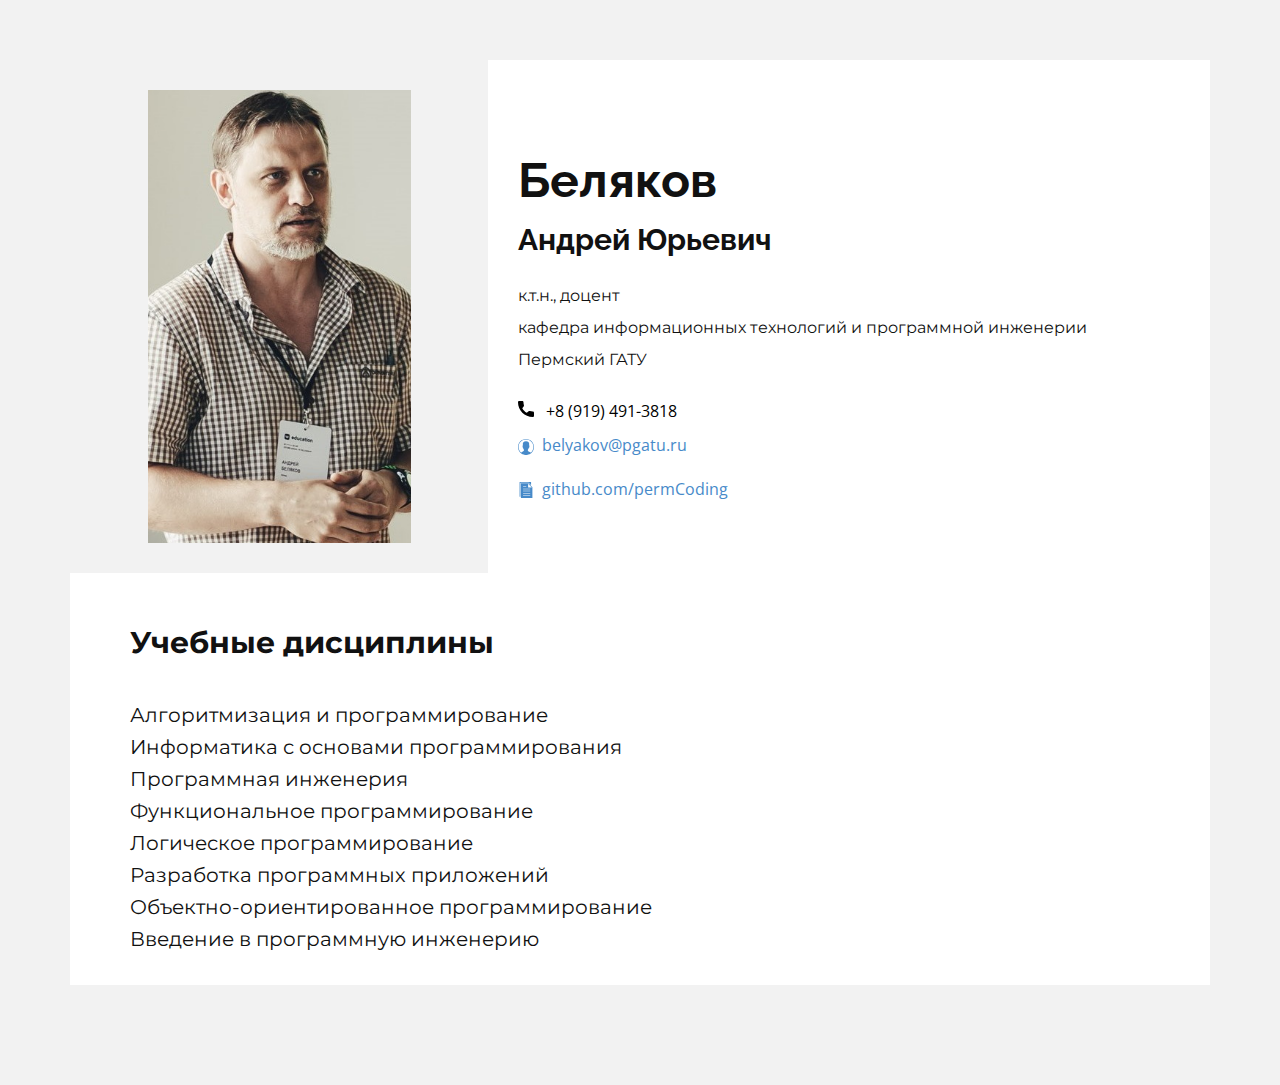
<file: index.htm>
<!DOCTYPE html>

<html style="font-size: 16px;">
  <head>
    <meta name="viewport" content="width=device-width, initial-scale=1.0">
    <meta charset="utf-8">
    <meta name="page_type" content="np-template-header-footer-from-plugin">
    <title>About Me</title>
    <link rel="stylesheet" href="nicepage.css" media="screen">
    <link rel="stylesheet" href="index.css" media="screen">
    
    <meta name="generator" content="Nicepage 4.1.0, nicepage.com">
    <link id="u-theme-google-font" rel="stylesheet" href="https://fonts.googleapis.com/css?family=Roboto:100,100i,300,300i,400,400i,500,500i,700,700i,900,900i|Open+Sans:300,300i,400,400i,600,600i,700,700i,800,800i">
    <link id="u-page-google-font" rel="stylesheet" href="https://fonts.googleapis.com/css?family=Raleway:100,100i,200,200i,300,300i,400,400i,500,500i,600,600i,700,700i,800,800i,900,900i|Montserrat:100,100i,200,200i,300,300i,400,400i,500,500i,600,600i,700,700i,800,800i,900,900i">
    
    <meta name="theme-color" content="#478ac9">
    <meta property="og:title" content="index">
    <meta property="og:type" content="website">
  </head>

  <body class="u-body">
    
    <section class="u-clearfix u-grey-5 u-section-1" id="carousel_06e2">
      <div class="u-clearfix u-sheet u-sheet-1">
        <div class="u-clearfix u-expanded-width u-gutter-0 u-layout-wrap u-layout-wrap-1">
          <div class="u-layout">
            <div class="u-layout-col">
              <div class="u-size-30">
                <div class="u-layout-row">
                  <div class="u-align-center u-container-style u-layout-cell u-size-22-xl u-size-25-lg u-size-27-md u-size-27-sm u-size-27-xs u-layout-cell-1">
                    <div class="u-container-layout u-valign-top u-container-layout-1">
                      <img class="u-image u-image-default u-image-1" src="images/avatar.jpg" alt="" data-image-width="499" data-image-height="619">
                    </div>
                  </div>
                  <div class="u-container-style u-layout-cell u-size-33-md u-size-33-sm u-size-33-xs u-size-35-lg u-size-38-xl u-white u-layout-cell-2">
                    <div class="u-container-layout u-container-layout-2">
                      <h2 class="u-custom-font u-font-raleway u-text u-text-default u-text-1">Беляков&nbsp;&nbsp;<br>
                        <span style="font-size: 1.875rem;">Андрей Юрьевич</span>
                      </h2>
                      <p class="u-align-left u-custom-font u-font-montserrat u-text u-text-2">к.т.н., доцент<br>кафедра информационных технологий и программной инженерии<br>Пермский ГАТУ
                      </p>
                      <br>

                      <span class="u-icon u-icon-1">
                        <svg class="u-svg-content" viewBox="0 0 405.333 405.333" x="0px" y="0px" style="width: 1em; height: 1em;">
                          <path d="M373.333,266.88c-25.003,0-49.493-3.904-72.704-11.563c-11.328-3.904-24.192-0.896-31.637,6.699l-46.016,34.752    c-52.8-28.181-86.592-61.952-114.389-114.368l33.813-44.928c8.512-8.512,11.563-20.971,7.915-32.64    C142.592,81.472,138.667,56.96,138.667,32c0-17.643-14.357-32-32-32H32C14.357,0,0,14.357,0,32    c0,205.845,167.488,373.333,373.333,373.333c17.643,0,32-14.357,32-32V298.88C405.333,281.237,390.976,266.88,373.333,266.88z">

                          </path>
                        </svg>
                        <img>
                        &nbsp;+8 (919) 491-3818
                      </span>

                      <a href="mailto:belyakov@pgatu.ru?subject=Со страницы About Me" class="u-border-1 u-border-active-palette-2-base u-border-hover-palette-1-base u-btn u-button-style u-none u-text-palette-1-base u-btn-2"><span class="u-icon u-icon-2"><svg class="u-svg-content" viewBox="0 0 55 55" x="0px" y="0px" style="width: 1em; height: 1em;"><path d="M55,27.5C55,12.337,42.663,0,27.5,0S0,12.337,0,27.5c0,8.009,3.444,15.228,8.926,20.258l-0.026,0.023l0.892,0.752
	c0.058,0.049,0.121,0.089,0.179,0.137c0.474,0.393,0.965,0.766,1.465,1.127c0.162,0.117,0.324,0.234,0.489,0.348
	c0.534,0.368,1.082,0.717,1.642,1.048c0.122,0.072,0.245,0.142,0.368,0.212c0.613,0.349,1.239,0.678,1.88,0.98
	c0.047,0.022,0.095,0.042,0.142,0.064c2.089,0.971,4.319,1.684,6.651,2.105c0.061,0.011,0.122,0.022,0.184,0.033
	c0.724,0.125,1.456,0.225,2.197,0.292c0.09,0.008,0.18,0.013,0.271,0.021C25.998,54.961,26.744,55,27.5,55
	c0.749,0,1.488-0.039,2.222-0.098c0.093-0.008,0.186-0.013,0.279-0.021c0.735-0.067,1.461-0.164,2.178-0.287
	c0.062-0.011,0.125-0.022,0.187-0.034c2.297-0.412,4.495-1.109,6.557-2.055c0.076-0.035,0.153-0.068,0.229-0.104
	c0.617-0.29,1.22-0.603,1.811-0.936c0.147-0.083,0.293-0.167,0.439-0.253c0.538-0.317,1.067-0.648,1.581-1
	c0.185-0.126,0.366-0.259,0.549-0.391c0.439-0.316,0.87-0.642,1.289-0.983c0.093-0.075,0.193-0.14,0.284-0.217l0.915-0.764
	l-0.027-0.023C51.523,42.802,55,35.55,55,27.5z M2,27.5C2,13.439,13.439,2,27.5,2S53,13.439,53,27.5
	c0,7.577-3.325,14.389-8.589,19.063c-0.294-0.203-0.59-0.385-0.893-0.537l-8.467-4.233c-0.76-0.38-1.232-1.144-1.232-1.993v-2.957
	c0.196-0.242,0.403-0.516,0.617-0.817c1.096-1.548,1.975-3.27,2.616-5.123c1.267-0.602,2.085-1.864,2.085-3.289v-3.545
	c0-0.867-0.318-1.708-0.887-2.369v-4.667c0.052-0.52,0.236-3.448-1.883-5.864C34.524,9.065,31.541,8,27.5,8
	s-7.024,1.065-8.867,3.168c-2.119,2.416-1.935,5.346-1.883,5.864v4.667c-0.568,0.661-0.887,1.502-0.887,2.369v3.545
	c0,1.101,0.494,2.128,1.34,2.821c0.81,3.173,2.477,5.575,3.093,6.389v2.894c0,0.816-0.445,1.566-1.162,1.958l-7.907,4.313
	c-0.252,0.137-0.502,0.297-0.752,0.476C5.276,41.792,2,35.022,2,27.5z"></path></svg><img></span>&nbsp; belyakov@pgatu.ru
                      </a>
                      <a href="https://github.com/permCoding/" class="u-border-1 u-border-active-palette-2-base u-border-hover-palette-1-base u-btn u-button-style u-none u-text-palette-1-base u-btn-3" target="_blank"><span class="u-icon u-icon-3"><svg class="u-svg-content" viewBox="0 0 60 60" x="0px" y="0px" style="width: 1em; height: 1em;"><g><polygon points="49,12 49,0 6,0 6,55 9,55 9,3 40,3 	"></polygon><path d="M39.414,5H11v55h43V19.586L39.414,5z M20,17h10c0.552,0,1,0.447,1,1s-0.448,1-1,1H20c-0.552,0-1-0.447-1-1S19.448,17,20,17
		z M45,51H20c-0.552,0-1-0.447-1-1s0.448-1,1-1h25c0.552,0,1,0.447,1,1S45.552,51,45,51z M45,43H20c-0.552,0-1-0.447-1-1
		s0.448-1,1-1h25c0.552,0,1,0.447,1,1S45.552,43,45,43z M45,35H20c-0.552,0-1-0.447-1-1s0.448-1,1-1h25c0.552,0,1,0.447,1,1
		S45.552,35,45,35z M45,27H20c-0.552,0-1-0.447-1-1s0.448-1,1-1h25c0.552,0,1,0.447,1,1S45.552,27,45,27z M38,21V7l14,14H38z"></path>
</g></svg><img></span>&nbsp; github.com/permCoding
                      </a>
                    </div>
                  </div>
                </div>
              </div>
              <div class="u-size-30">
                <div class="u-layout-row">
                  <div class="u-align-justify u-container-style u-layout-cell u-size-60 u-white u-layout-cell-3">
                    <div class="u-container-layout u-valign-middle u-container-layout-3">
                      <p class="u-custom-font u-font-montserrat u-text u-text-3">
                        <span style="font-weight: 700; font-size: 1.875rem;">Учебные дисциплины</span>
                        <br>
                        <br>Алгоритмизация и программирование&nbsp;
                        <br>Информатика с основами программирования&nbsp;
                        <br>Программная инженерия&nbsp;
                        <br>Функциональное программирование&nbsp;
                        <br>Логическое программирование&nbsp;
                        <br>Разработка программных приложений&nbsp;
                        <br>Объектно-ориентированное программирование&nbsp;
                        <br>Введение в программную инженерию
                      </p>
                    </div>
                  </div>
                </div>
              </div>
            </div>
          </div>
        </div>
      </div>
    </section>

  </body>
</html>
</file>
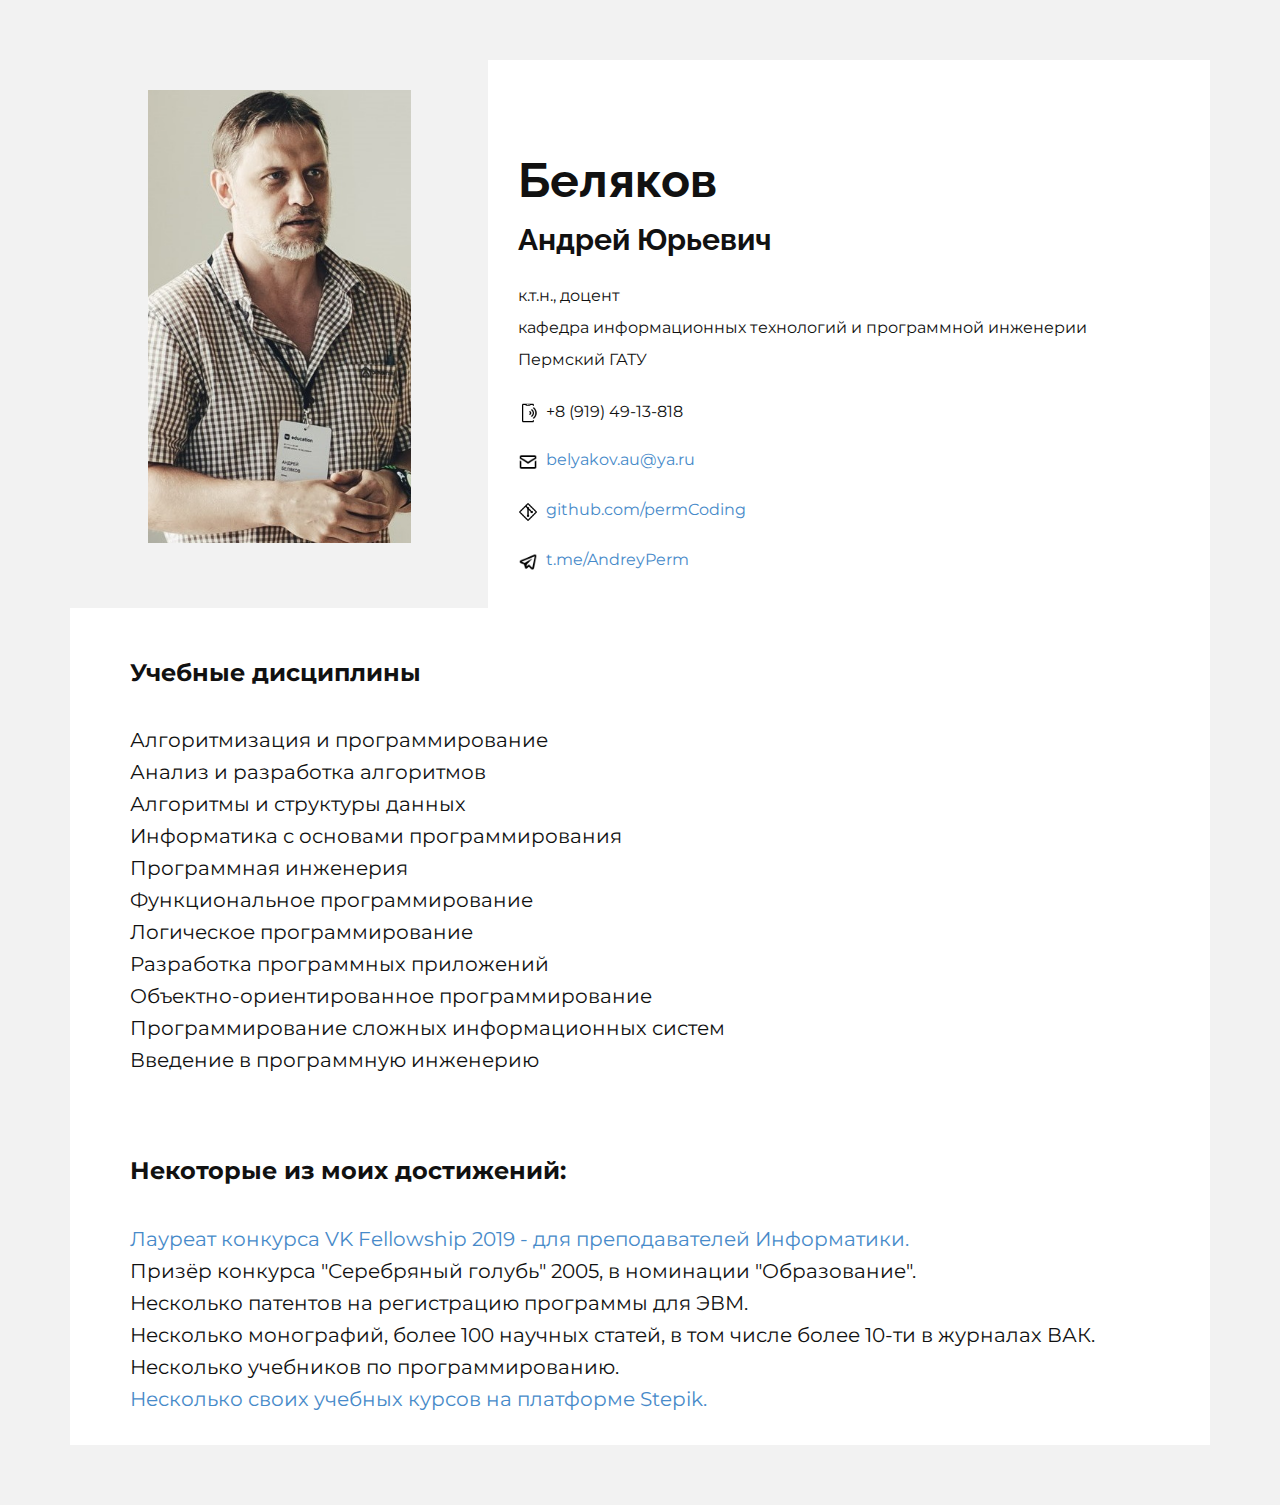
<file: index.html>
<!DOCTYPE html>

<html style="font-size: 16px;">
  <head>
    <meta name="viewport" content="width=device-width, initial-scale=1.0">
    <meta charset="utf-8">
    <meta name="page_type" content="np-template-header-footer-from-plugin">
    <title>About Me</title>
    <link rel="shortcut icon" href="favicon.ico">
    
    <link rel="stylesheet" href="about.css" media="screen">
    <link rel="stylesheet" href="index.css" media="screen">
    
    <link id="u-theme-google-font" rel="stylesheet" href="https://fonts.googleapis.com/css?family=Roboto:100,100i,300,300i,400,400i,500,500i,700,700i,900,900i|Open+Sans:300,300i,400,400i,600,600i,700,700i,800,800i">
    <link id="u-page-google-font" rel="stylesheet" href="https://fonts.googleapis.com/css?family=Raleway:100,100i,200,200i,300,300i,400,400i,500,500i,600,600i,700,700i,800,800i,900,900i|Montserrat:100,100i,200,200i,300,300i,400,400i,500,500i,600,600i,700,700i,800,800i,900,900i">
    
    <meta name="theme-color" content="#478ac9">
    <meta property="og:title" content="index">
    <meta property="og:type" content="website">
  </head>

  <body class="u-body">
    
    <section class="u-clearfix u-grey-5 u-section-1" id="carousel_06e2">
      <div class="u-clearfix u-sheet u-sheet-1">
        <div class="u-clearfix u-expanded-width u-gutter-0 u-layout-wrap u-layout-wrap-1">
          <div class="u-layout">
            <div class="u-layout-col">
              
              <div class="u-size-30">
                <div class="u-layout-row">

                  <div class="u-align-center u-container-style u-layout-cell u-size-22-xl u-size-25-lg u-size-27-md u-size-27-sm u-size-27-xs u-layout-cell-1">
                    <div class="u-container-layout u-valign-top u-container-layout-1">
                      <img class="u-image u-image-default u-image-1" src="images/avatar.jpg" alt="" data-image-width="499" data-image-height="619">
                    </div>
                  </div>
                  
                  <div class="u-container-style u-layout-cell u-size-33-md u-size-33-sm u-size-33-xs u-size-35-lg u-size-38-xl u-white u-layout-cell-2">
                    <div class="u-container-layout u-container-layout-2">

                      <h2 class="u-custom-font u-font-raleway u-text u-text-default u-text-1">Беляков&nbsp;&nbsp;<br>
                        <span style="font-size: 1.875rem;">Андрей Юрьевич</span>
                      </h2>

                      <p class="u-align-left u-custom-font u-font-montserrat u-text u-text-2">
                        к.т.н., доцент<br>кафедра информационных технологий и программной инженерии<br>Пермский ГАТУ
                      </p>

                      <p class="u-align-left u-custom-font u-font-montserrat u-text u-text-2">

                        <span class="u-icon u-icon-1">
                          <img style="vertical-align: middle" src="./images/icons-phone-30.png" height="20">
                        </span>
                        &nbsp;+8 (919) 49-13-818
                      
                      <br>
                      
                      <a href="mailto:belyakov.au@ya.ru?subject=Со страницы About Me" class="u-border-1 u-border-active-palette-2-base u-border-hover-palette-1-base u-btn u-button-style u-none u-text-palette-1-base u-btn-2">                        
                        <span class="u-icon u-icon-2">                        
                          <img style="vertical-align: middle" src="./images/icons-email-24.png" height="20">
                        </span>                        
                        &nbsp;belyakov.au@ya.ru
                      </a>

                      <br>

                      <a href="https://github.com/permCoding/" class="u-border-1 u-border-active-palette-2-base u-border-hover-palette-1-base u-btn u-button-style u-none u-text-palette-1-base u-btn-2">                        
                        <span class="u-icon u-icon-2">                        
                          <img style="vertical-align: middle" src="./images/icons-git-32.png" height="20">
                        </span>
                        &nbsp;github.com/permCoding
                      </a>

                      <br>
                      
                      <a href="https://t.me/AndreyPerm" class="u-border-1 u-border-active-palette-2-base u-border-hover-palette-1-base u-btn u-button-style u-none u-text-palette-1-base u-btn-2">                        
                        <span class="u-icon u-icon-2">                        
                          <img style="vertical-align: middle" src="./images/icons-telegram-24.png" height="20">
                        </span>
                        &nbsp;t.me/AndreyPerm
                      </a>

                    </p>
                    
                    </div>
                  </div>
                </div>
              </div>
              
              <div class="u-size-30">
                <div class="u-layout-row">
                  <div class="u-align-justify u-container-style u-layout-cell u-size-60 u-white u-layout-cell-3">
                    <div class="u-container-layout u-valign-middle u-container-layout-3">
                      <p class="u-custom-font u-font-montserrat u-text u-text-3">
                        <span style="font-weight: 700; font-size: 1.5rem;">Учебные дисциплины</span>
                        <br>
                        <br>Алгоритмизация и программирование&nbsp;
                        <br>Анализ и разработка алгоритмов&nbsp;
                        <br>Алгоритмы и структуры данных&nbsp;
                        <br>Информатика с основами программирования&nbsp;
                        <br>Программная инженерия&nbsp;
                        <br>Функциональное программирование&nbsp;
                        <br>Логическое программирование&nbsp;
                        <br>Разработка программных приложений&nbsp;
                        <br>Объектно-ориентированное программирование&nbsp;
                        <br>Программирование сложных информационных систем&nbsp;
                        <br>Введение в программную инженерию
                      </p>
                    </div>
                  </div>
                </div>
              </div>

              <div class="u-size-30">
                <div class="u-layout-row">
                  <div class="u-align-justify u-container-style u-layout-cell u-size-60 u-white u-layout-cell-3">
                    <div class="u-container-layout u-valign-middle u-container-layout-3">
                      <p class="u-custom-font u-font-montserrat u-text u-text-3">
                        <span style="font-weight: 700; font-size: 1.5rem;">Некоторые из моих достижений:</span>
                        <br>
                        <br> <a href="https://vk.com/press/fellowship2019-results">Лауреат конкурса VK Fellowship 2019 - для преподавателей Информатики. </a>&nbsp;
                        <br>Призёр конкурса "Серебряный голубь" 2005, в номинации "Образование". &nbsp;
                        <br>Несколько патентов на регистрацию программы для ЭВМ. &nbsp;
                        <br>Несколько монографий, более 100 научных статей, в том числе более 10-ти в журналах ВАК. &nbsp;
                        <br>Несколько учебников по программированию. &nbsp;
						<br><a href="https://stepik.org/users/98689045/teach">Несколько своих учебных курсов на платформе Stepik.</a>&nbsp;
                      </p>
                    </div>
                  </div>
                </div>
              </div>

          </div>
        </div>
      </div>
    </section>

  </body>
</html>
</file>
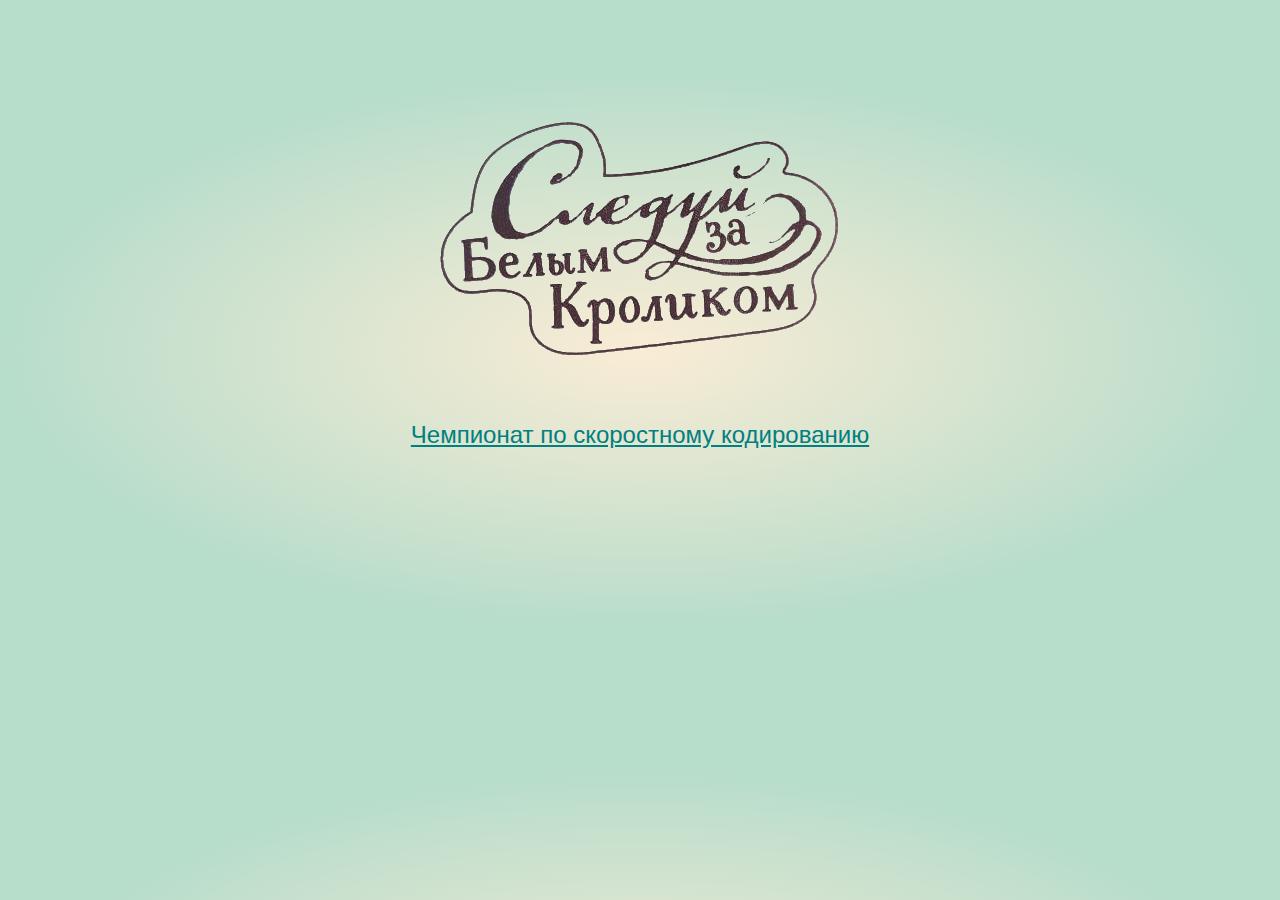
<file: old/index.html>
<!DOCTYPE html>

<html lang="ru">
<head>
  <meta http-equiv="Content-Type" content="text/html; charset=UTF-8">
  <link rel="shortcut icon" href="./images/favicon.ico">
  <title>сoding</title>
  <link rel="stylesheet" href="./css/style.css">
</head>

<body>
  <div>
      <br><br><br><br>
      <a href="https://pCoding.ru/">
        <img src="./images/rabbit.png" width="400" height="250" alt="pCoding">
      </a>
      <br><br>
      <p><a href="./sc/02/index.html">Чемпионат по скоростному кодированию</a></p>
      <br><br><br><br><br><br><br><br>
  </div>
</body>

</html>
</file>
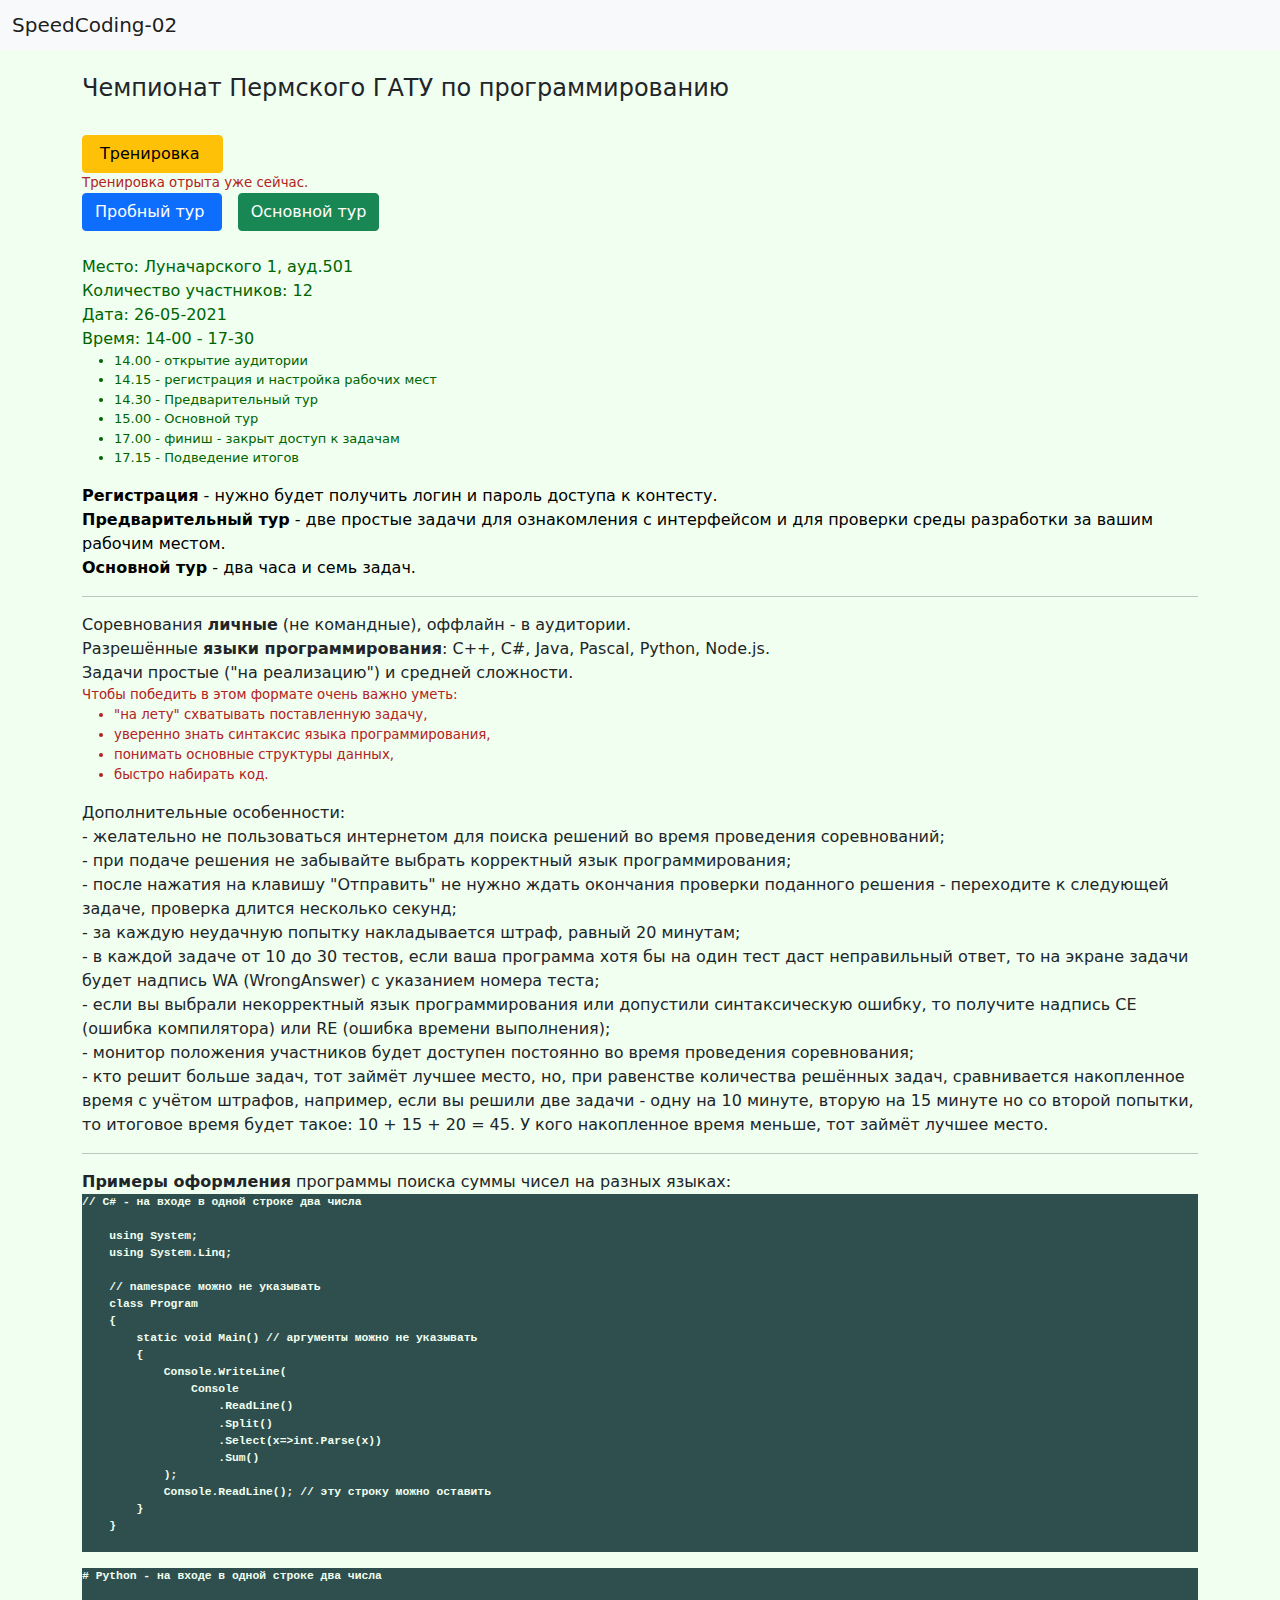
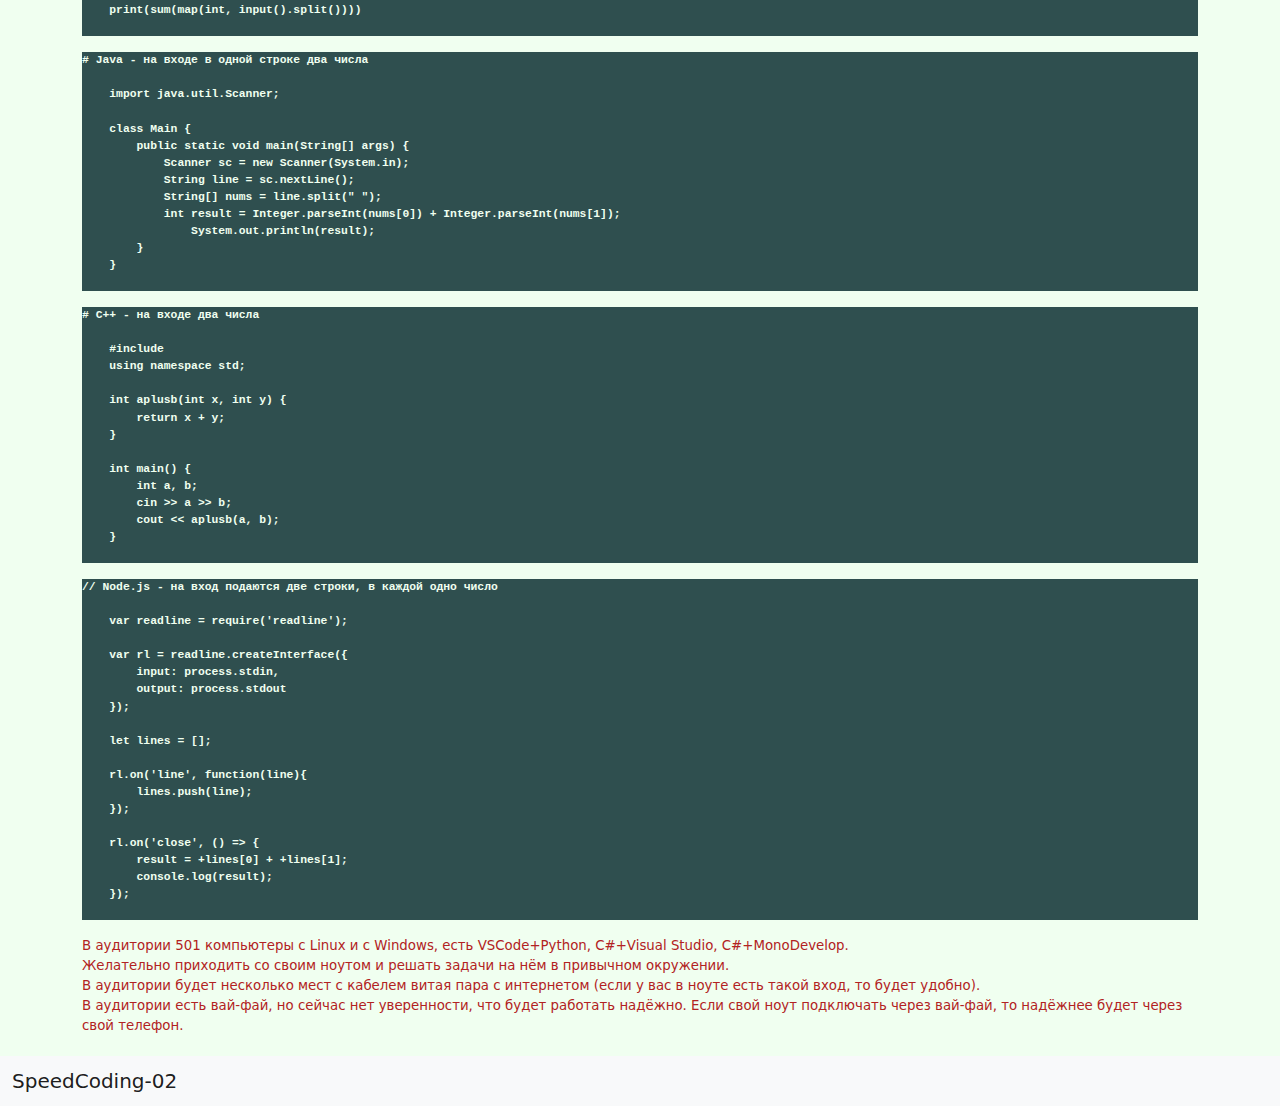
<file: sc/02/index.html>
<!DOCTYPE html>
<html lang="ru">
<head>
    <meta charset="UTF-8">
    <meta http-equiv="X-UA-Compatible" content="IE=edge">
    <meta name="viewport" content="width=device-width, initial-scale=1.0">
    <title>SpeedCoding-02</title>
    <link rel="shortcut icon" href="favicon.ico">
    <link rel="stylesheet" href="css/bootstrap.min.css">
    <link rel="stylesheet" href="css/style.css">
</head>
<body>
    <header>
        <nav class="navbar navbar-expand-lg navbar-light bg-light">
            <div class="container-fluid">
                <a class="navbar-brand mb-0 h1">SpeedCoding-02</a>
            </div>
        </nav>
    </header>

    <section>
        <div class="container">
            <div class="row">
                <div class="col">
                    <br>
                    <h4>Чемпионат Пермского ГАТУ по программированию</h4>
                    <br>
                    <a href="https://contest.yandex.ru/contest/20673/" target="_blank"><button type="button" class="btn btn-warning">&nbsp;Тренировка&nbsp;&nbsp;</button></a> &nbsp;
                </div>
                <div class="comment">
                    Тренировка отрыта уже сейчас. <br>
                </div>
                <div class="col">
                    <a href="https://official.contest.yandex.ru/contest/27283/" target="_blank"><button type="button" class="btn btn-primary">Пробный тур&nbsp;</button></a> &nbsp;
                    <a href="https://official.contest.yandex.ru/contest/27289/" target="_blank"><button type="button" class="btn btn-success">Основной тур</button></a>
                </div>

            </div>
        </div>
    </section>
    
    <section>
        <div class="container">
            <div class="row">
                <div class="col xdata">
                    <br>
                    Место: Луначарского 1, ауд.501 <br>
                    Количество участников: 12 <br>
                    Дата: 26-05-2021  <br>
                    Время: 14-00 - 17-30 <br>
                </div>
                <div class="row">
                    <div class="col xlist">
                        <ul>
                            <li>14.00 - открытие аудитории  </li>
                            <li>14.15 - регистрация и настройка рабочих мест  </li>
                            <li>14.30 - Предварительный тур  </li>
                            <li>15.00 - Основной тур  </li>
                            <li>17.00 - финиш - закрыт доступ к задачам  </li>
                            <li>17.15 - Подведение итогов  </li>
                        </ul>
                    </div>
                </div>
            </div>
            <div class="text">
                <b>Регистрация</b> - нужно будет получить логин и пароль доступа к контесту.
            </div>        
            <div class="text">
                <b>Предварительный тур</b> - две простые задачи для ознакомления с интерфейсом и для проверки среды разработки за вашим рабочим местом.
            </div>
            <div class="text">
                <b>Основной тур</b> - два часа и семь задач.
            </div>
    
            <hr>

            <div class="row">
                <div class="col text-small">
                    Соревнования <b>личные</b> (не командные), оффлайн - в аудитории. <br>
                    Разрешённые <b>языки программирования</b>: C++, C#, Java, Pascal, Python, Node.js.<br>
                    Задачи простые ("на реализацию") и средней сложности. <br>
                    
                </div>
                <div class="comment">
                    Чтобы победить в этом формате очень важно уметь:   <br>
                    <ul>
                        <li>"на лету" схватывать поставленную задачу,</li>
                        <li>уверенно знать синтаксис языка программирования,</li>
                        <li>понимать основные структуры данных,</li>
                        <li>быстро набирать код.</li>
                    </ul>
                </div>

                <div class="col text-small">
                    Дополнительные особенности:  
                    <br>- желательно не пользоваться интернетом для поиска решений во время проведения соревнований;  
                    <br>- при подаче решения не забывайте выбрать корректный язык программирования;  
                    <br>- после нажатия на клавишу "Отправить" не нужно ждать окончания проверки поданного решения - переходите к следующей задаче, проверка длится несколько секунд;  
                    <br>- за каждую неудачную попытку накладывается штраф, равный 20 минутам;  
                    <br>- в каждой задаче от 10 до 30 тестов, если ваша программа хотя бы на один тест даст неправильный ответ, то на экране задачи будет надпись WA (WrongAnswer) с указанием номера теста;  
                    <br>- если вы выбрали некорректный язык программирования или допустили синтаксическую ошибку, то получите надпись CE (ошибка компилятора) или RE (ошибка времени выполнения);  
                    <br>- монитор положения участников будет доступен постоянно во время проведения соревнования;  
                    <br>- кто решит больше задач, тот займёт лучшее место, но, при равенстве количества решённых задач, сравнивается накопленное время с учётом штрафов, например, если вы решили две задачи - одну на 10 минуте, вторую на 15 минуте но со второй попытки, то итоговое время будет такое: 10 + 15 + 20 = 45. У кого накопленное время меньше, тот займёт лучшее место.  
                    
                </div>
            </div>
        </div>
    </section>
    
    <section>
        <div class="container">
            <hr>
            <b>Примеры оформления</b> программы поиска суммы чисел на разных языках: <br>
            <div class="xcode">
            <pre><code>// C# - на входе в одной строке два числа

    using System;
    using System.Linq;

    // namespace можно не указывать
    class Program
    {
        static void Main() // аргументы можно не указывать
        {
            Console.WriteLine(
                Console
                    .ReadLine()
                    .Split()
                    .Select(x=>int.Parse(x))
                    .Sum()
            );
            Console.ReadLine(); // эту строку можно оставить
        }
    }
                </code></pre>            
            </div>

            <div class="xcode">
        <pre><code># Python - на входе в одной строке два числа

    print(sum(map(int, input().split())))
        </code></pre>
        </div>


            <div class="xcode">
        <pre><code># Java - на входе в одной строке два числа

    import java.util.Scanner;

    class Main {
        public static void main(String[] args) {
            Scanner sc = new Scanner(System.in);
            String line = sc.nextLine();
            String[] nums = line.split(" ");
            int result = Integer.parseInt(nums[0]) + Integer.parseInt(nums[1]);
	        System.out.println(result);
        } 
    }
        </code></pre>
        </div>

            <div class="xcode">
        <pre><code># C++ - на входе два числа

    #include <iostream>
    using namespace std;

    int aplusb(int x, int y) {
        return x + y;
    }

    int main() {
        int a, b;
        cin >> a >> b;
        cout << aplusb(a, b);
    }
        </code></pre>
        </div>

        <div class="xcode">
            <pre><code>// Node.js - на вход подаются две строки, в каждой одно число

    var readline = require('readline');

    var rl = readline.createInterface({
        input: process.stdin,
        output: process.stdout
    });
    
    let lines = [];
    
    rl.on('line', function(line){
        lines.push(line);
    });
    
    rl.on('close', () => {
        result = +lines[0] + +lines[1];
        console.log(result);
    });
            </code></pre>
        </div>

        </div>
    </section>

    <section>
        <div class="container">
            <div class="row">
                <div class="comment">
                    В аудитории 501 компьютеры с Linux и с Windows, есть VSCode+Python, C#+Visual Studio, C#+MonoDevelop. <br>
                    Желательно приходить со своим ноутом и решать задачи на нём в привычном окружении. <br>
                    В аудитории будет несколько мест с кабелем витая пара с интернетом (если у вас в ноуте есть такой вход, то будет удобно). <br>
                    В аудитории есть вай-фай, но сейчас нет уверенности, что будет работать надёжно. Если свой ноут подключать через вай-фай, то надёжнее будет через свой телефон. <br>
                    <br>
                </div>
            </div>
        </div>
    </section>

    <footer>
        <nav class="navbar navbar-expand-lg navbar-light bg-light">
            <div class="container-fluid">
                <a class="navbar-brand mb-0 h1">SpeedCoding-02</a>
            </div>
        </nav>
    </footer>
</body>
</html>
</file>
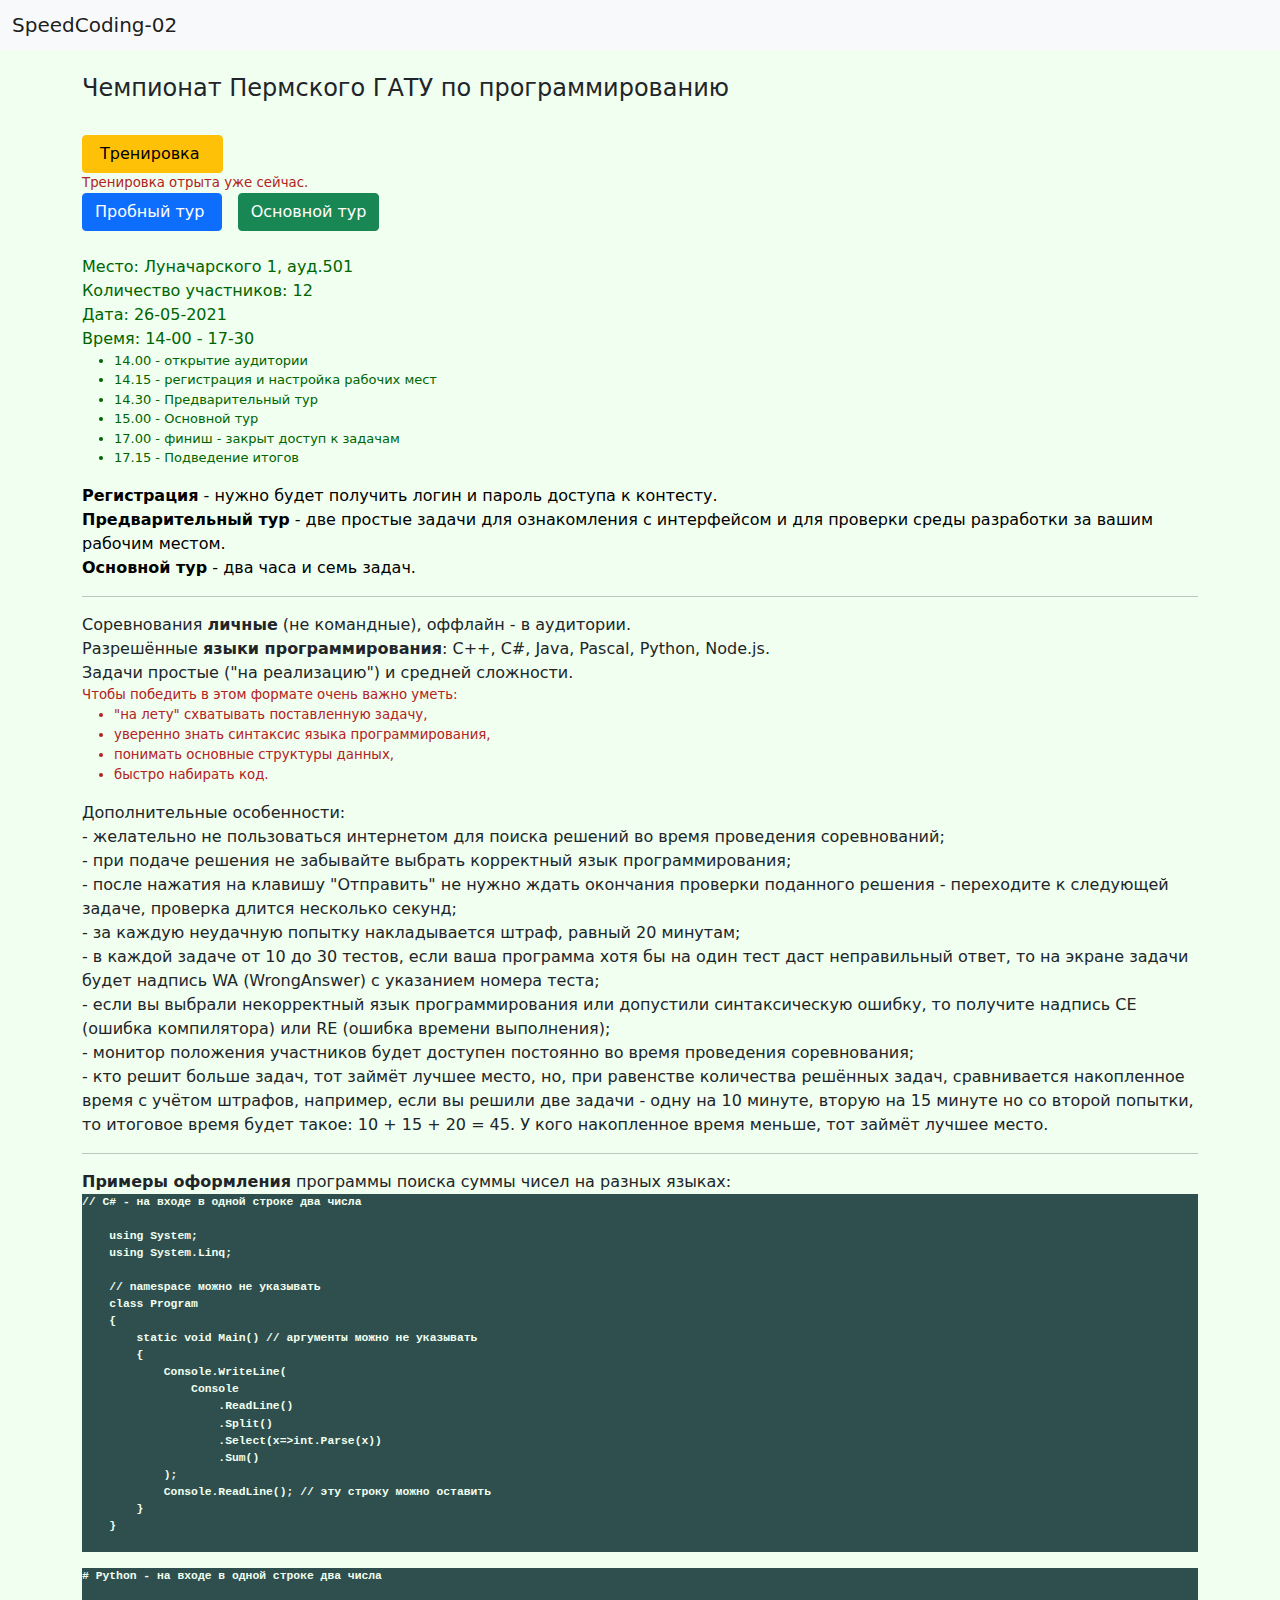
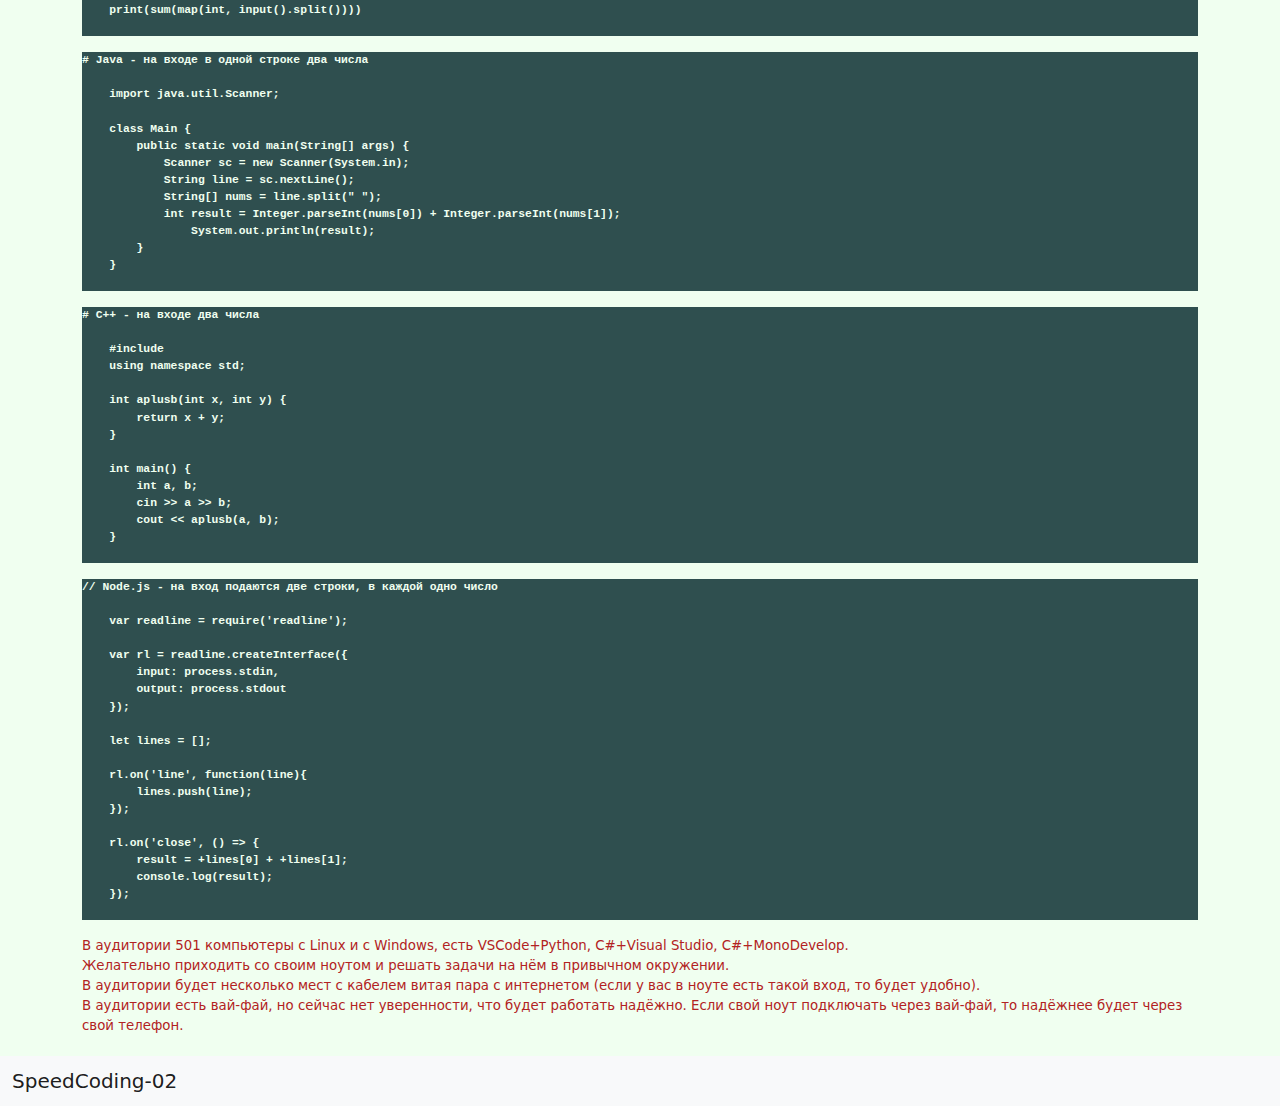
<file: old/sc/02/index.html>
<!DOCTYPE html>
<html lang="ru">
<head>
    <meta charset="UTF-8">
    <meta http-equiv="X-UA-Compatible" content="IE=edge">
    <meta name="viewport" content="width=device-width, initial-scale=1.0">
    <title>SpeedCoding-02</title>
    <link rel="shortcut icon" href="favicon.ico">
    <link rel="stylesheet" href="css/bootstrap.min.css">
    <link rel="stylesheet" href="css/style.css">
</head>
<body>
    <header>
        <nav class="navbar navbar-expand-lg navbar-light bg-light">
            <div class="container-fluid">
                <a class="navbar-brand mb-0 h1">SpeedCoding-02</a>
            </div>
        </nav>
    </header>

    <section>
        <div class="container">
            <div class="row">
                <div class="col">
                    <br>
                    <h4>Чемпионат Пермского ГАТУ по программированию</h4>
                    <br>
                    <a href="https://contest.yandex.ru/contest/20673/" target="_blank"><button type="button" class="btn btn-warning">&nbsp;Тренировка&nbsp;&nbsp;</button></a> &nbsp;
                </div>
                <div class="comment">
                    Тренировка отрыта уже сейчас. <br>
                </div>
                <div class="col">
                    <a href="https://official.contest.yandex.ru/contest/27283/" target="_blank"><button type="button" class="btn btn-primary">Пробный тур&nbsp;</button></a> &nbsp;
                    <a href="https://official.contest.yandex.ru/contest/27289/" target="_blank"><button type="button" class="btn btn-success">Основной тур</button></a>
                </div>

            </div>
        </div>
    </section>
    
    <section>
        <div class="container">
            <div class="row">
                <div class="col xdata">
                    <br>
                    Место: Луначарского 1, ауд.501 <br>
                    Количество участников: 12 <br>
                    Дата: 26-05-2021  <br>
                    Время: 14-00 - 17-30 <br>
                </div>
                <div class="row">
                    <div class="col xlist">
                        <ul>
                            <li>14.00 - открытие аудитории  </li>
                            <li>14.15 - регистрация и настройка рабочих мест  </li>
                            <li>14.30 - Предварительный тур  </li>
                            <li>15.00 - Основной тур  </li>
                            <li>17.00 - финиш - закрыт доступ к задачам  </li>
                            <li>17.15 - Подведение итогов  </li>
                        </ul>
                    </div>
                </div>
            </div>
            <div class="text">
                <b>Регистрация</b> - нужно будет получить логин и пароль доступа к контесту.
            </div>        
            <div class="text">
                <b>Предварительный тур</b> - две простые задачи для ознакомления с интерфейсом и для проверки среды разработки за вашим рабочим местом.
            </div>
            <div class="text">
                <b>Основной тур</b> - два часа и семь задач.
            </div>
    
            <hr>

            <div class="row">
                <div class="col text-small">
                    Соревнования <b>личные</b> (не командные), оффлайн - в аудитории. <br>
                    Разрешённые <b>языки программирования</b>: C++, C#, Java, Pascal, Python, Node.js.<br>
                    Задачи простые ("на реализацию") и средней сложности. <br>
                    
                </div>
                <div class="comment">
                    Чтобы победить в этом формате очень важно уметь:   <br>
                    <ul>
                        <li>"на лету" схватывать поставленную задачу,</li>
                        <li>уверенно знать синтаксис языка программирования,</li>
                        <li>понимать основные структуры данных,</li>
                        <li>быстро набирать код.</li>
                    </ul>
                </div>

                <div class="col text-small">
                    Дополнительные особенности:  
                    <br>- желательно не пользоваться интернетом для поиска решений во время проведения соревнований;  
                    <br>- при подаче решения не забывайте выбрать корректный язык программирования;  
                    <br>- после нажатия на клавишу "Отправить" не нужно ждать окончания проверки поданного решения - переходите к следующей задаче, проверка длится несколько секунд;  
                    <br>- за каждую неудачную попытку накладывается штраф, равный 20 минутам;  
                    <br>- в каждой задаче от 10 до 30 тестов, если ваша программа хотя бы на один тест даст неправильный ответ, то на экране задачи будет надпись WA (WrongAnswer) с указанием номера теста;  
                    <br>- если вы выбрали некорректный язык программирования или допустили синтаксическую ошибку, то получите надпись CE (ошибка компилятора) или RE (ошибка времени выполнения);  
                    <br>- монитор положения участников будет доступен постоянно во время проведения соревнования;  
                    <br>- кто решит больше задач, тот займёт лучшее место, но, при равенстве количества решённых задач, сравнивается накопленное время с учётом штрафов, например, если вы решили две задачи - одну на 10 минуте, вторую на 15 минуте но со второй попытки, то итоговое время будет такое: 10 + 15 + 20 = 45. У кого накопленное время меньше, тот займёт лучшее место.  
                    
                </div>
            </div>
        </div>
    </section>
    
    <section>
        <div class="container">
            <hr>
            <b>Примеры оформления</b> программы поиска суммы чисел на разных языках: <br>
            <div class="xcode">
            <pre><code>// C# - на входе в одной строке два числа

    using System;
    using System.Linq;

    // namespace можно не указывать
    class Program
    {
        static void Main() // аргументы можно не указывать
        {
            Console.WriteLine(
                Console
                    .ReadLine()
                    .Split()
                    .Select(x=>int.Parse(x))
                    .Sum()
            );
            Console.ReadLine(); // эту строку можно оставить
        }
    }
                </code></pre>            
            </div>

            <div class="xcode">
        <pre><code># Python - на входе в одной строке два числа

    print(sum(map(int, input().split())))
        </code></pre>
        </div>


            <div class="xcode">
        <pre><code># Java - на входе в одной строке два числа

    import java.util.Scanner;

    class Main {
        public static void main(String[] args) {
            Scanner sc = new Scanner(System.in);
            String line = sc.nextLine();
            String[] nums = line.split(" ");
            int result = Integer.parseInt(nums[0]) + Integer.parseInt(nums[1]);
	        System.out.println(result);
        } 
    }
        </code></pre>
        </div>

            <div class="xcode">
        <pre><code># C++ - на входе два числа

    #include <iostream>
    using namespace std;

    int aplusb(int x, int y) {
        return x + y;
    }

    int main() {
        int a, b;
        cin >> a >> b;
        cout << aplusb(a, b);
    }
        </code></pre>
        </div>

        <div class="xcode">
            <pre><code>// Node.js - на вход подаются две строки, в каждой одно число

    var readline = require('readline');

    var rl = readline.createInterface({
        input: process.stdin,
        output: process.stdout
    });
    
    let lines = [];
    
    rl.on('line', function(line){
        lines.push(line);
    });
    
    rl.on('close', () => {
        result = +lines[0] + +lines[1];
        console.log(result);
    });
            </code></pre>
        </div>

        </div>
    </section>

    <section>
        <div class="container">
            <div class="row">
                <div class="comment">
                    В аудитории 501 компьютеры с Linux и с Windows, есть VSCode+Python, C#+Visual Studio, C#+MonoDevelop. <br>
                    Желательно приходить со своим ноутом и решать задачи на нём в привычном окружении. <br>
                    В аудитории будет несколько мест с кабелем витая пара с интернетом (если у вас в ноуте есть такой вход, то будет удобно). <br>
                    В аудитории есть вай-фай, но сейчас нет уверенности, что будет работать надёжно. Если свой ноут подключать через вай-фай, то надёжнее будет через свой телефон. <br>
                    <br>
                </div>
            </div>
        </div>
    </section>

    <footer>
        <nav class="navbar navbar-expand-lg navbar-light bg-light">
            <div class="container-fluid">
                <a class="navbar-brand mb-0 h1">SpeedCoding-02</a>
            </div>
        </nav>
    </footer>
</body>
</html>
</file>
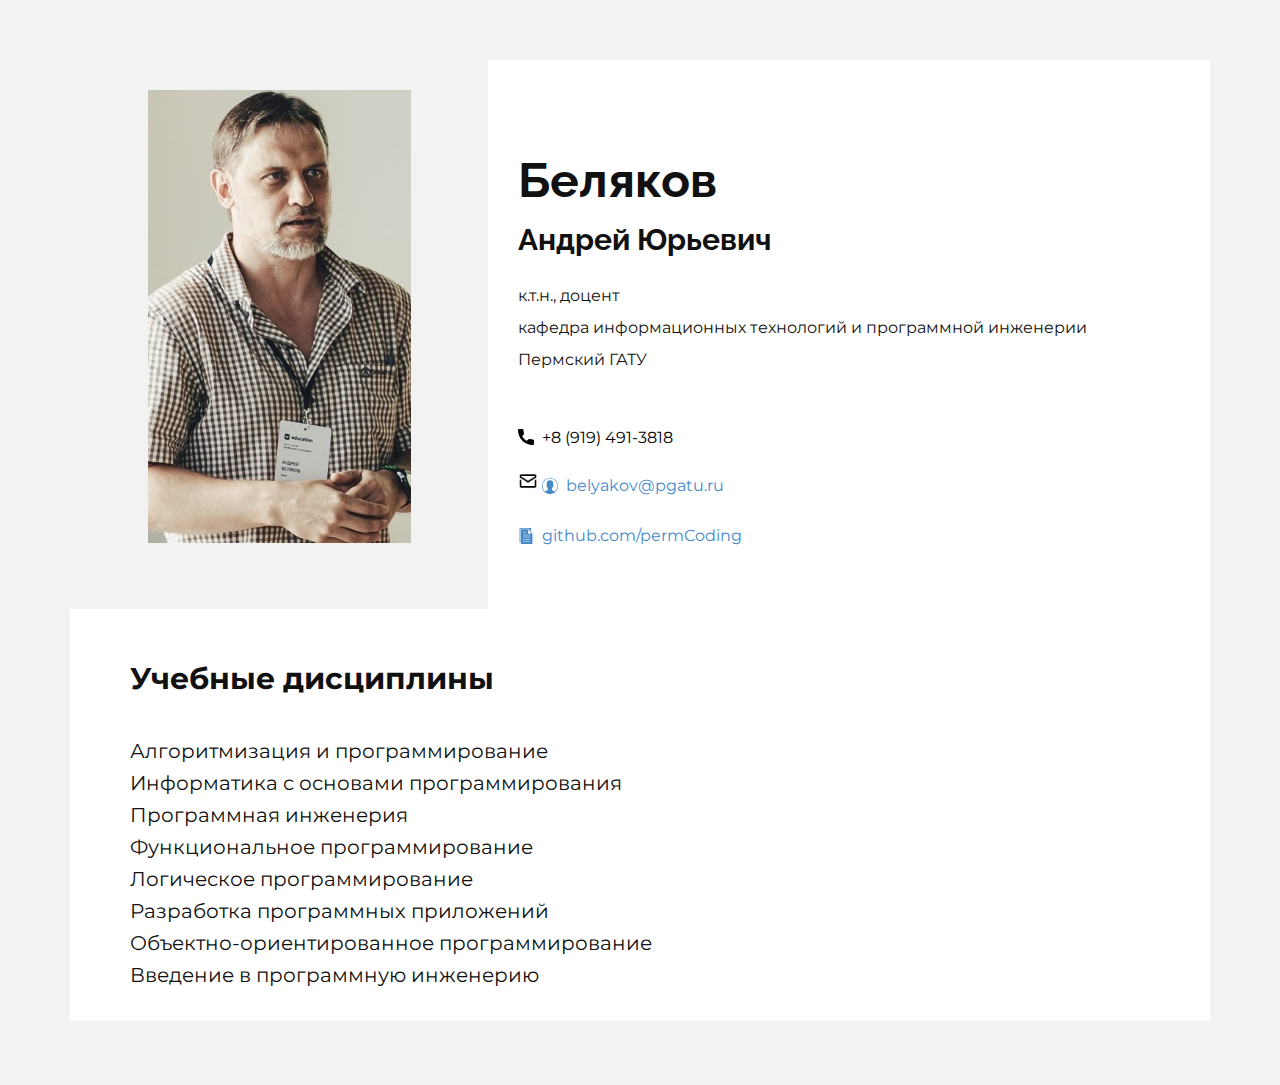
<file: index-old.html>
<!DOCTYPE html>

<html style="font-size: 16px;">
  <head>
    <meta name="viewport" content="width=device-width, initial-scale=1.0">
    <meta charset="utf-8">
    <meta name="page_type" content="np-template-header-footer-from-plugin">
    <title>About Me</title>
    <link rel="stylesheet" href="nicepage.css" media="screen">
    <link rel="stylesheet" href="index.css" media="screen">
    
    <meta name="generator" content="Nicepage 4.1.0, nicepage.com">
    <link id="u-theme-google-font" rel="stylesheet" href="https://fonts.googleapis.com/css?family=Roboto:100,100i,300,300i,400,400i,500,500i,700,700i,900,900i|Open+Sans:300,300i,400,400i,600,600i,700,700i,800,800i">
    <link id="u-page-google-font" rel="stylesheet" href="https://fonts.googleapis.com/css?family=Raleway:100,100i,200,200i,300,300i,400,400i,500,500i,600,600i,700,700i,800,800i,900,900i|Montserrat:100,100i,200,200i,300,300i,400,400i,500,500i,600,600i,700,700i,800,800i,900,900i">
    
    <meta name="theme-color" content="#478ac9">
    <meta property="og:title" content="index">
    <meta property="og:type" content="website">
  </head>

  <body class="u-body">
    
    <section class="u-clearfix u-grey-5 u-section-1" id="carousel_06e2">
      <div class="u-clearfix u-sheet u-sheet-1">
        <div class="u-clearfix u-expanded-width u-gutter-0 u-layout-wrap u-layout-wrap-1">
          <div class="u-layout">
            <div class="u-layout-col">
              <div class="u-size-30">
                <div class="u-layout-row">
                  <div class="u-align-center u-container-style u-layout-cell u-size-22-xl u-size-25-lg u-size-27-md u-size-27-sm u-size-27-xs u-layout-cell-1">
                    <div class="u-container-layout u-valign-top u-container-layout-1">
                      <img class="u-image u-image-default u-image-1" src="images/avatar.jpg" alt="" data-image-width="499" data-image-height="619">
                    </div>
                  </div>
                  <div class="u-container-style u-layout-cell u-size-33-md u-size-33-sm u-size-33-xs u-size-35-lg u-size-38-xl u-white u-layout-cell-2">
                    <div class="u-container-layout u-container-layout-2">
                      <h2 class="u-custom-font u-font-raleway u-text u-text-default u-text-1">Беляков&nbsp;&nbsp;<br>
                        <span style="font-size: 1.875rem;">Андрей Юрьевич</span>
                      </h2>


                      <p class="u-align-left u-custom-font u-font-montserrat u-text u-text-2">
                        к.т.н., доцент<br>кафедра информационных технологий и программной инженерии<br>Пермский ГАТУ
                      </p>
                      <br>

                      <p class="u-align-left u-custom-font u-font-montserrat u-text u-text-2">
                      <span class="u-icon u-icon-1">
                        <svg class="u-svg-content" viewBox="0 0 405.333 405.333" x="0px" y="0px" style="width: 1em; height: 1em;">
                          <path d="M373.333,266.88c-25.003,0-49.493-3.904-72.704-11.563c-11.328-3.904-24.192-0.896-31.637,6.699l-46.016,34.752    c-52.8-28.181-86.592-61.952-114.389-114.368l33.813-44.928c8.512-8.512,11.563-20.971,7.915-32.64    C142.592,81.472,138.667,56.96,138.667,32c0-17.643-14.357-32-32-32H32C14.357,0,0,14.357,0,32    c0,205.845,167.488,373.333,373.333,373.333c17.643,0,32-14.357,32-32V298.88C405.333,281.237,390.976,266.88,373.333,266.88z">

                          </path>
                        </svg>
                        &nbsp;+8 (919) 491-3818
                      </span>

                      <br>
                      <img text-align="bottom" src="./images/icons-email-24.png" height="20">
                      <a href="mailto:belyakov@pgatu.ru?subject=Со страницы About Me" class="u-border-1 u-border-active-palette-2-base u-border-hover-palette-1-base u-btn u-button-style u-none u-text-palette-1-base u-btn-2">
                        
                        
                        
                        <span class="u-icon u-icon-2">
                        
                        
                        <svg class="u-svg-content" viewBox="0 0 55 55" x="0px" y="0px" style="width: 1em; height: 1em;">
                        
                        <path d="M55,27.5C55,12.337,42.663,0,27.5,0S0,12.337,0,27.5c0,8.009,3.444,15.228,8.926,20.258l-0.026,0.023l0.892,0.752
	c0.058,0.049,0.121,0.089,0.179,0.137c0.474,0.393,0.965,0.766,1.465,1.127c0.162,0.117,0.324,0.234,0.489,0.348
	c0.534,0.368,1.082,0.717,1.642,1.048c0.122,0.072,0.245,0.142,0.368,0.212c0.613,0.349,1.239,0.678,1.88,0.98
	c0.047,0.022,0.095,0.042,0.142,0.064c2.089,0.971,4.319,1.684,6.651,2.105c0.061,0.011,0.122,0.022,0.184,0.033
	c0.724,0.125,1.456,0.225,2.197,0.292c0.09,0.008,0.18,0.013,0.271,0.021C25.998,54.961,26.744,55,27.5,55
	c0.749,0,1.488-0.039,2.222-0.098c0.093-0.008,0.186-0.013,0.279-0.021c0.735-0.067,1.461-0.164,2.178-0.287
	c0.062-0.011,0.125-0.022,0.187-0.034c2.297-0.412,4.495-1.109,6.557-2.055c0.076-0.035,0.153-0.068,0.229-0.104
	c0.617-0.29,1.22-0.603,1.811-0.936c0.147-0.083,0.293-0.167,0.439-0.253c0.538-0.317,1.067-0.648,1.581-1
	c0.185-0.126,0.366-0.259,0.549-0.391c0.439-0.316,0.87-0.642,1.289-0.983c0.093-0.075,0.193-0.14,0.284-0.217l0.915-0.764
	l-0.027-0.023C51.523,42.802,55,35.55,55,27.5z M2,27.5C2,13.439,13.439,2,27.5,2S53,13.439,53,27.5
	c0,7.577-3.325,14.389-8.589,19.063c-0.294-0.203-0.59-0.385-0.893-0.537l-8.467-4.233c-0.76-0.38-1.232-1.144-1.232-1.993v-2.957
	c0.196-0.242,0.403-0.516,0.617-0.817c1.096-1.548,1.975-3.27,2.616-5.123c1.267-0.602,2.085-1.864,2.085-3.289v-3.545
	c0-0.867-0.318-1.708-0.887-2.369v-4.667c0.052-0.52,0.236-3.448-1.883-5.864C34.524,9.065,31.541,8,27.5,8
	s-7.024,1.065-8.867,3.168c-2.119,2.416-1.935,5.346-1.883,5.864v4.667c-0.568,0.661-0.887,1.502-0.887,2.369v3.545
	c0,1.101,0.494,2.128,1.34,2.821c0.81,3.173,2.477,5.575,3.093,6.389v2.894c0,0.816-0.445,1.566-1.162,1.958l-7.907,4.313
	c-0.252,0.137-0.502,0.297-0.752,0.476C5.276,41.792,2,35.022,2,27.5z"></path></svg><img></span>&nbsp; belyakov@pgatu.ru
                      </a>

                      <br>

                      <a href="https://github.com/permCoding/" class="u-border-1 u-border-active-palette-2-base u-border-hover-palette-1-base u-btn u-button-style u-none u-text-palette-1-base u-btn-3" target="_blank"><span class="u-icon u-icon-3"><svg class="u-svg-content" viewBox="0 0 60 60" x="0px" y="0px" style="width: 1em; height: 1em;"><g><polygon points="49,12 49,0 6,0 6,55 9,55 9,3 40,3 	"></polygon><path d="M39.414,5H11v55h43V19.586L39.414,5z M20,17h10c0.552,0,1,0.447,1,1s-0.448,1-1,1H20c-0.552,0-1-0.447-1-1S19.448,17,20,17
		z M45,51H20c-0.552,0-1-0.447-1-1s0.448-1,1-1h25c0.552,0,1,0.447,1,1S45.552,51,45,51z M45,43H20c-0.552,0-1-0.447-1-1
		s0.448-1,1-1h25c0.552,0,1,0.447,1,1S45.552,43,45,43z M45,35H20c-0.552,0-1-0.447-1-1s0.448-1,1-1h25c0.552,0,1,0.447,1,1
		S45.552,35,45,35z M45,27H20c-0.552,0-1-0.447-1-1s0.448-1,1-1h25c0.552,0,1,0.447,1,1S45.552,27,45,27z M38,21V7l14,14H38z"></path>
</g></svg><img></span>&nbsp; github.com/permCoding
                      </a>
                    </p>

                    <br>
                    
                    </div>
                  </div>
                </div>
              </div>
              <div class="u-size-30">
                <div class="u-layout-row">
                  <div class="u-align-justify u-container-style u-layout-cell u-size-60 u-white u-layout-cell-3">
                    <div class="u-container-layout u-valign-middle u-container-layout-3">
                      <p class="u-custom-font u-font-montserrat u-text u-text-3">
                        <span style="font-weight: 700; font-size: 1.875rem;">Учебные дисциплины</span>
                        <br>
                        <br>Алгоритмизация и программирование&nbsp;
                        <br>Информатика с основами программирования&nbsp;
                        <br>Программная инженерия&nbsp;
                        <br>Функциональное программирование&nbsp;
                        <br>Логическое программирование&nbsp;
                        <br>Разработка программных приложений&nbsp;
                        <br>Объектно-ориентированное программирование&nbsp;
                        <br>Введение в программную инженерию
                      </p>
                    </div>
                  </div>
                </div>
              </div>
            </div>
          </div>
        </div>
      </div>
    </section>

  </body>
</html>
</file>
